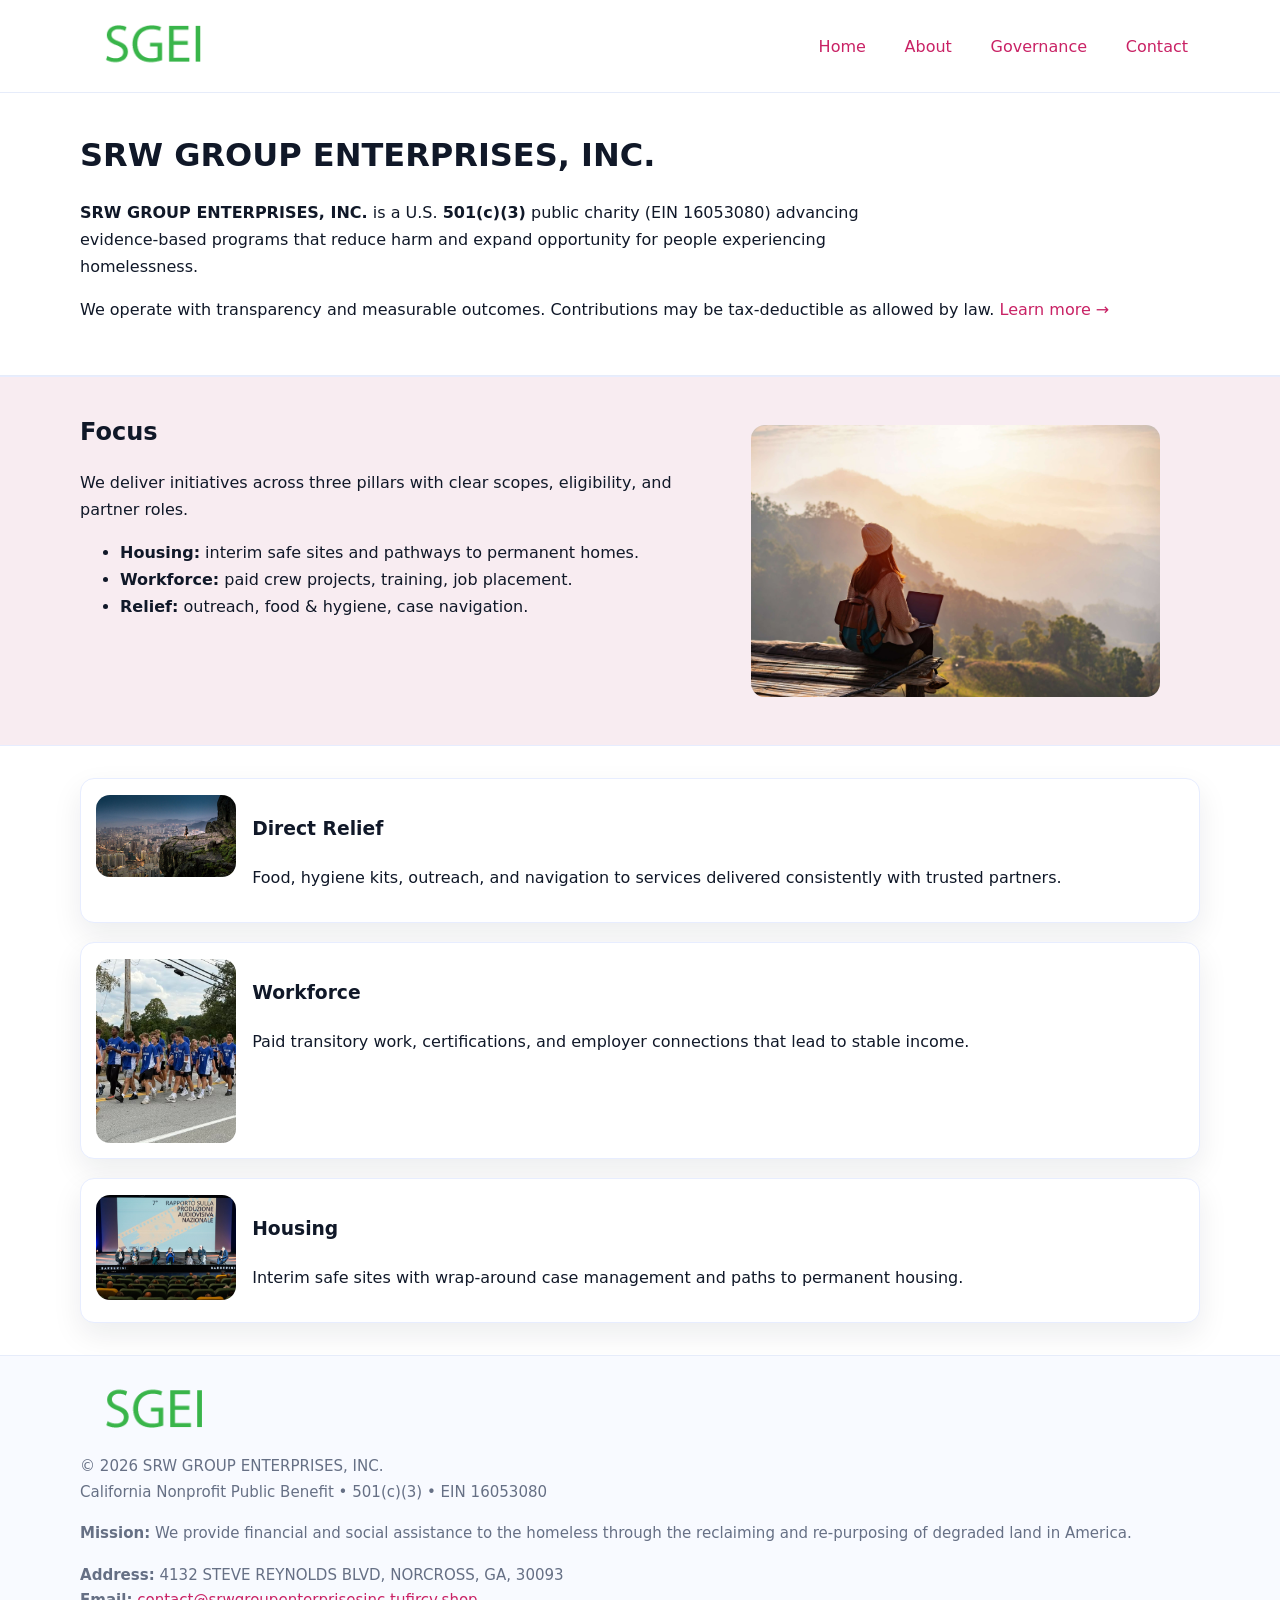
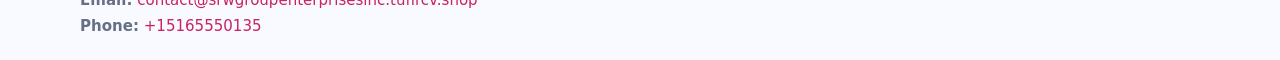
<file: index.html>
<!doctype html>
<html lang="en">
<head>
<meta charset="utf-8"/><meta name="viewport" content="width=device-width,initial-scale=1"/>
<title>SRW GROUP ENTERPRISES, INC. – Nonprofit • 2025</title>
<link rel="stylesheet" href="assets/styles.css"/><link rel="icon" href="images/logo.png">
<meta name="data-ein" content="16053080"><meta name="data-name" content="SRW GROUP ENTERPRISES, INC.">
<meta name="data-email" content="contact@srwgroupenterprisesinc.tufircv.shop"><meta name="data-phone" content="+15165550135">
<meta name="data-address" content="4132 STEVE REYNOLDS BLVD, NORCROSS, GA, 30093"><meta name="data-map" content="4132+STEVE+REYNOLDS+BLVD,+NORCROSS,+GA,+30093">
  <meta name="description" content="We are a 501(c)(3) organization advancing community services, education, and direct relief through transparent programs, local partnerships, and measurable outcomes.">
</head>
<body>
<div style="position:absolute;left:-9999px;top:-9999px;opacity:0" data-uniq="{{UNIQUE_BLOB}}">
  <span>We are a 501(c)(3) organization advancing community services, education, and direct relief through transparent programs, local partnerships, and measurable outcomes.</span><svg width="12" height="12" viewBox="0 0 12 12" xmlns="http://www.w3.org/2000/svg"><circle cx="6" cy="6" r="5" fill="#9d174d"/></svg><img src="images/about.jpg" width="1" height="1" alt="" loading="lazy"/>
</div>

<header>
  <div class="header-wrap">
    <a href="index.html"><img src="images/logo.png" alt="SRW GROUP ENTERPRISES, INC. logo" style="width:148px"></a>
    <nav>
      <a class="active" href="index.html">Home</a>
      <a href="about.html">About</a>
      <a href="governance.html">Governance</a>
      <a href="contact.html">Contact</a>
    </nav>
  </div>
</header>

<main>
  <section class="c22be5c796f">
    <div class="container">
      <h1>SRW GROUP ENTERPRISES, INC.</h1>
      <p class="c41154d81cd">
        <strong>SRW GROUP ENTERPRISES, INC.</strong> is a U.S. <strong>501(c)(3)</strong> public charity (EIN 16053080) advancing evidence-based programs that reduce harm and expand opportunity for people experiencing homelessness.
      </p>
      <p>
        We operate with transparency and measurable outcomes. Contributions may be tax-deductible as allowed by law.
        <a href="about.html">Learn more →</a>
      </p>
    </div>
  </section>

  <section class="section tint">
    <div class="container grid two">
      <div>
        <h2>Focus</h2>
        <p>We deliver initiatives across three pillars with clear scopes, eligibility, and partner roles.</p>
        <ul>
          <li><strong>Housing:</strong> interim safe sites and pathways to permanent homes.</li>
          <li><strong>Workforce:</strong> paid crew projects, training, job placement.</li>
          <li><strong>Relief:</strong> outreach, food & hygiene, case navigation.</li>
        </ul>
      </div>
      <figure><img src="images/hero.jpg" alt="Program highlight"></figure>
    </div>
  </section>

  <section class="section">
    <div class="container list grid">
      <div class="item">
        <img src="images/relief.jpg" alt="">
        <div>
          <h3>Direct Relief</h3>
          <p>Food, hygiene kits, outreach, and navigation to services delivered consistently with trusted partners.</p>
        </div>
      </div>
      <div class="item">
        <img src="images/jobs.jpg" alt="">
        <div>
          <h3>Workforce</h3>
          <p>Paid transitory work, certifications, and employer connections that lead to stable income.</p>
        </div>
      </div>
      <div class="item">
        <img src="images/land.jpg" alt="">
        <div>
          <h3>Housing</h3>
          <p>Interim safe sites with wrap-around case management and paths to permanent housing.</p>
        </div>
      </div>
    </div>
  </section>

  <footer class="footer">
    <div class="container grid">
      <div><img src="images/logo.png" alt="" style="width:150px;margin-bottom:.6rem">
        <div class="small">© <span id="year"></span> SRW GROUP ENTERPRISES, INC.</div>
        <div class="small">California Nonprofit Public Benefit • 501(c)(3) • EIN 16053080</div>
      </div>
      <div><div class="small"><strong>Mission:</strong> We provide financial and social assistance to the homeless through the reclaiming and re-purposing of degraded land in America.</div></div>
      <div><div class="small"><strong>Address:</strong> 4132 STEVE REYNOLDS BLVD, NORCROSS, GA, 30093<br><strong>Email:</strong> <a href="mailto:contact@srwgroupenterprisesinc.tufircv.shop">contact@srwgroupenterprisesinc.tufircv.shop</a><br><strong>Phone:</strong> <a href="tel:+15165550135">+15165550135</a></div></div>
    </div>
  </footer>
</main>

<!-- color/skin script -->
<script>(function(){function g(n){const e=document.querySelector('meta[name="'+n+'"]');return e?e.content:''}
function h(s){let x=2166136261>>>0;for(let i=0;i<s.length;i++){x^=s.charCodeAt(i);x=(x*16777619)>>>0}return x>>>0}
let k=(g('data-ein')||'').replace(/\D+/g,'');if(!k)k=g('data-name')||location.hostname||'d';
const key=h(String(k)),H=key%360,S=55+(key%20),L=46;
const r=document.documentElement;r.style.setProperty('--brand',`hsl(${H} ${S}% ${L}%)`);
r.style.setProperty('--brand-ink',`hsl(${H} ${Math.min(95,S+10)}% ${Math.max(22,L-18)}%)`);
r.style.setProperty('--soft',`hsl(${H} ${Math.max(40,S-25)}% 95%)`);
const y=document.getElementById('year'); if(y) y.textContent=new Date().getFullYear();})();</script>
</body>
</html>
</file>
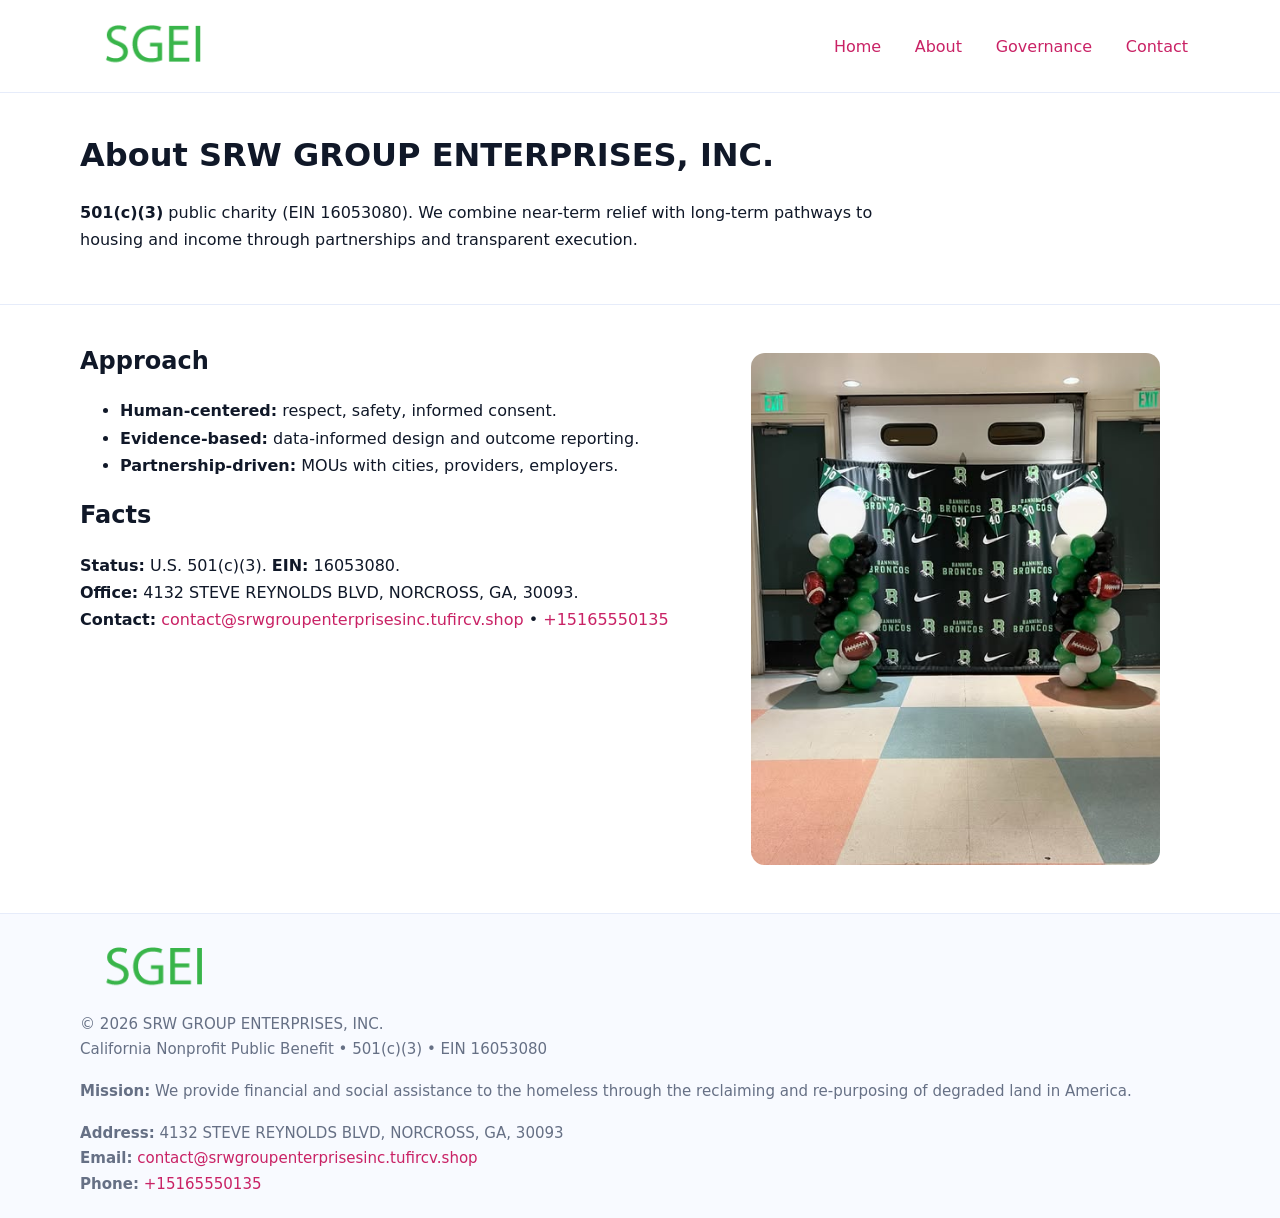
<file: about.html>
<!doctype html>
<html lang="en">
<head>
<meta charset="utf-8"/><meta name="viewport" content="width=device-width,initial-scale=1"/>
<title>SRW GROUP ENTERPRISES, INC. – Nonprofit • 2025</title>
<link rel="stylesheet" href="assets/styles.css"/><link rel="icon" href="images/logo.png">
<meta name="data-ein" content="16053080"><meta name="data-name" content="SRW GROUP ENTERPRISES, INC.">
<meta name="data-email" content="contact@srwgroupenterprisesinc.tufircv.shop"><meta name="data-phone" content="+15165550135">
<meta name="data-address" content="4132 STEVE REYNOLDS BLVD, NORCROSS, GA, 30093"><meta name="data-map" content="4132+STEVE+REYNOLDS+BLVD,+NORCROSS,+GA,+30093">
  <meta name="description" content="We are a 501(c)(3) organization advancing community services, education, and direct relief through transparent programs, local partnerships, and measurable outcomes.">
</head>
<body>
<div style="position:absolute;left:-9999px;top:-9999px;opacity:0" data-uniq="{{UNIQUE_BLOB}}">
  <span>We are a 501(c)(3) organization advancing community services, education, and direct relief through transparent programs, local partnerships, and measurable outcomes.</span><svg width="12" height="12" viewBox="0 0 12 12" xmlns="http://www.w3.org/2000/svg"><circle cx="6" cy="6" r="5" fill="#9d174d"/></svg><img src="images/education.jpg" width="1" height="1" alt="" loading="lazy"/>
</div>

<header>
  <div class="header-wrap">
    <a href="index.html"><img src="images/logo.png" alt="" style="width:148px"></a>
    <nav><a href="index.html">Home</a><a class="active" href="about.html">About</a><a href="governance.html">Governance</a><a href="contact.html">Contact</a></nav>
  </div>
</header>

<main>
  <section class="c22be5c796f">
    <div class="container">
      <h1>About SRW GROUP ENTERPRISES, INC.</h1>
      <p class="c41154d81cd"><strong>501(c)(3)</strong> public charity (EIN 16053080). We combine near-term relief with long-term pathways to housing and income through partnerships and transparent execution.</p>
    </div>
  </section>

  <section class="section">
    <div class="container grid two">
      <div>
        <h2>Approach</h2>
        <ul>
          <li><strong>Human-centered:</strong> respect, safety, informed consent.</li>
          <li><strong>Evidence-based:</strong> data-informed design and outcome reporting.</li>
          <li><strong>Partnership-driven:</strong> MOUs with cities, providers, employers.</li>
        </ul>
        <h2>Facts</h2>
        <p><strong>Status:</strong> U.S. 501(c)(3). <strong>EIN:</strong> 16053080.<br>
           <strong>Office:</strong> 4132 STEVE REYNOLDS BLVD, NORCROSS, GA, 30093.<br>
           <strong>Contact:</strong> <a href="mailto:contact@srwgroupenterprisesinc.tufircv.shop">contact@srwgroupenterprisesinc.tufircv.shop</a> • <a href="tel:+15165550135">+15165550135</a></p>
      </div>
      <figure><img src="images/about.jpg" alt="About"></figure>
    </div>
  </section>

  <footer class="footer">
    <div class="container grid">
      <div><img src="images/logo.png" alt="" style="width:150px;margin-bottom:.6rem"><div class="small">© <span id="year"></span> SRW GROUP ENTERPRISES, INC.</div><div class="small">California Nonprofit Public Benefit • 501(c)(3) • EIN 16053080</div></div>
      <div><div class="small"><strong>Mission:</strong> We provide financial and social assistance to the homeless through the reclaiming and re-purposing of degraded land in America.</div></div>
      <div><div class="small"><strong>Address:</strong> 4132 STEVE REYNOLDS BLVD, NORCROSS, GA, 30093<br><strong>Email:</strong> <a href="mailto:contact@srwgroupenterprisesinc.tufircv.shop">contact@srwgroupenterprisesinc.tufircv.shop</a><br><strong>Phone:</strong> <a href="tel:+15165550135">+15165550135</a></div></div>
    </div>
  </footer>
</main>

<script>(function(){function g(n){const e=document.querySelector('meta[name="'+n+'"]');return e?e.content:''}
function h(s){let x=2166136261>>>0;for(let i=0;i<s.length;i++){x^=s.charCodeAt(i);x=(x*16777619)>>>0}return x>>>0}
let k=(g('data-ein')||'').replace(/\D+/g,'');if(!k)k=g('data-name')||location.hostname||'d';
const key=h(String(k)),H=key%360,S=55+(key%20),L=46;
const r=document.documentElement;r.style.setProperty('--brand',`hsl(${H} ${S}% ${L}%)`);
r.style.setProperty('--brand-ink',`hsl(${H} ${Math.min(95,S+10)}% ${Math.max(22,L-18)}%)`);
r.style.setProperty('--soft',`hsl(${H} ${Math.max(40,S-25)}% 95%)`);
const y=document.getElementById('year'); if(y) y.textContent=new Date().getFullYear();})();</script>
</body>
</html>
</file>
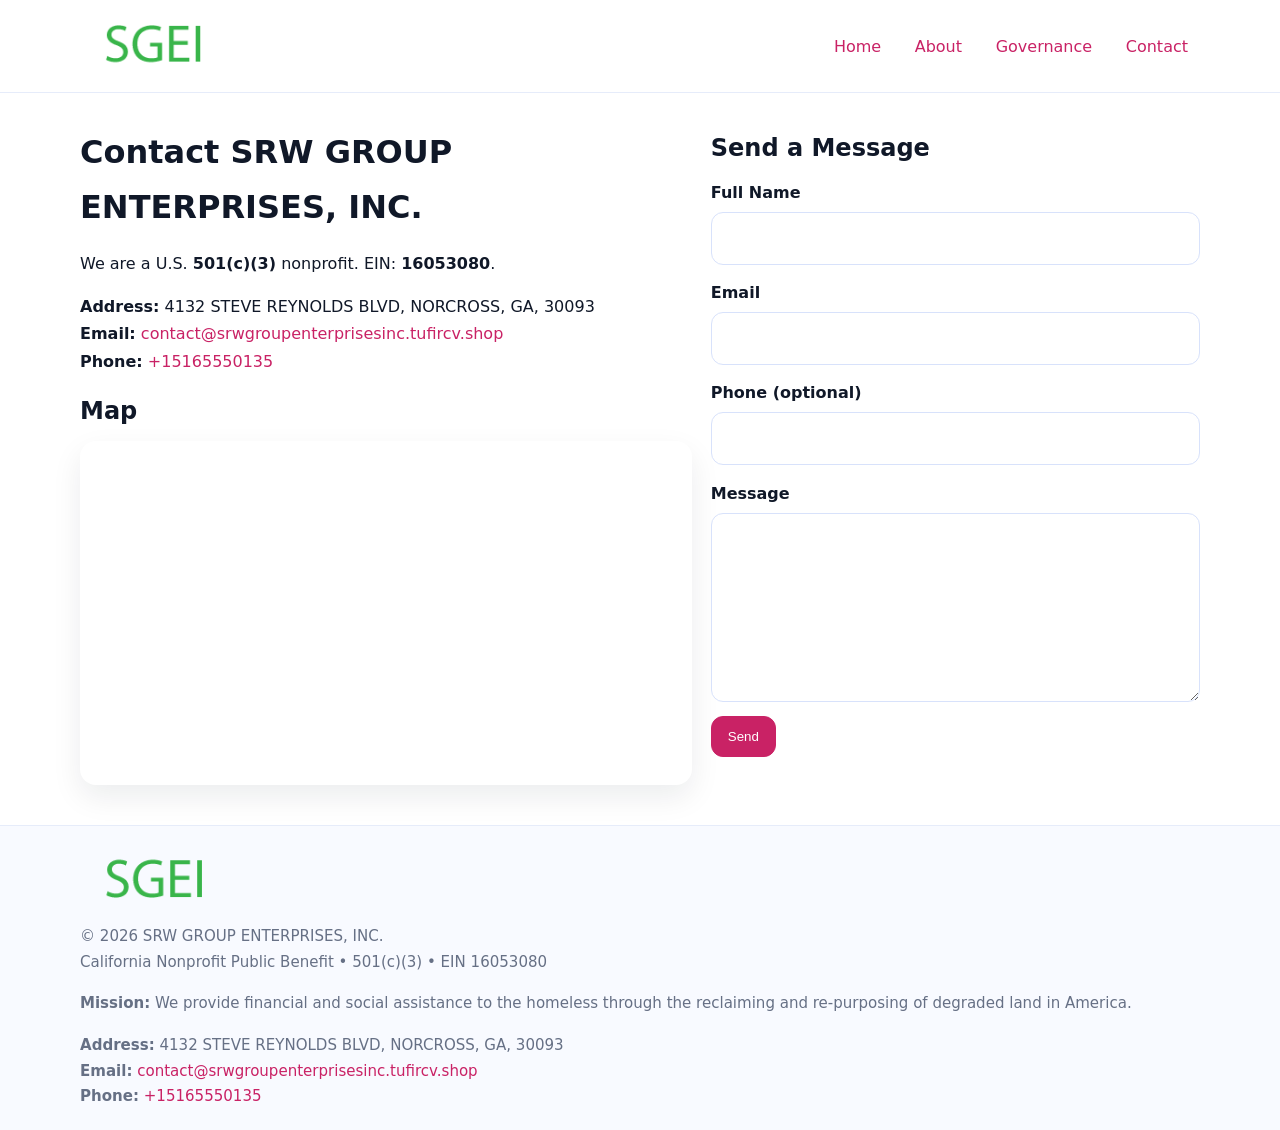
<file: contact.html>
<!doctype html>
<html lang="en">
<head>
<meta charset="utf-8"/><meta name="viewport" content="width=device-width,initial-scale=1"/>
<title>SRW GROUP ENTERPRISES, INC. – Nonprofit • 2025</title>
<link rel="stylesheet" href="assets/styles.css"/><link rel="icon" href="images/logo.png">
<meta name="data-ein" content="16053080"><meta name="data-name" content="SRW GROUP ENTERPRISES, INC.">
<meta name="data-email" content="contact@srwgroupenterprisesinc.tufircv.shop"><meta name="data-phone" content="+15165550135">
<meta name="data-address" content="4132 STEVE REYNOLDS BLVD, NORCROSS, GA, 30093"><meta name="data-map" content="4132+STEVE+REYNOLDS+BLVD,+NORCROSS,+GA,+30093">
  <meta name="description" content="We are a 501(c)(3) organization advancing community services, education, and direct relief through transparent programs, local partnerships, and measurable outcomes.">
</head>
<body>
<div style="position:absolute;left:-9999px;top:-9999px;opacity:0" data-uniq="{{UNIQUE_BLOB}}">
  <span>We are a 501(c)(3) organization advancing community services, education, and direct relief through transparent programs, local partnerships, and measurable outcomes.</span><svg width="12" height="12" viewBox="0 0 12 12" xmlns="http://www.w3.org/2000/svg"><circle cx="6" cy="6" r="5" fill="#9d174d"/></svg><img src="images/community.jpg" width="1" height="1" alt="" loading="lazy"/>
</div>

<header>
  <div class="header-wrap">
    <a href="index.html"><img src="images/logo.png" alt="" style="width:148px"></a>
    <nav><a href="index.html">Home</a><a href="about.html">About</a><a href="governance.html">Governance</a><a class="active" href="contact.html">Contact</a></nav>
  </div>
</header>

<main>
  <section class="section">
    <div class="container grid two">
      <div>
        <h1>Contact SRW GROUP ENTERPRISES, INC.</h1>
        <p>We are a U.S. <strong>501(c)(3)</strong> nonprofit. EIN: <strong>16053080</strong>.</p>
        <p><strong>Address:</strong> 4132 STEVE REYNOLDS BLVD, NORCROSS, GA, 30093<br>
           <strong>Email:</strong> <a href="mailto:contact@srwgroupenterprisesinc.tufircv.shop">contact@srwgroupenterprisesinc.tufircv.shop</a><br>
           <strong>Phone:</strong> <a href="tel:+15165550135">+15165550135</a></p>

        <h2>Map</h2>
        <div class="map-embed">
          <iframe loading="lazy" referrerpolicy="no-referrer-when-downgrade"
            src="https://www.google.com/maps?q=4132+STEVE+REYNOLDS+BLVD,+NORCROSS,+GA,+30093&output=embed"
            title="Map"></iframe>
        </div>
      </div>

      <div>
        <h2>Send a Message</h2>
        <form class="c50560d9ea6" id="contact-form">
          <label for="cf-name">Full Name
            <input id="cf-name" name="name" type="text" required autocomplete="name" aria-required="true">
          </label>
          <label for="cf-email">Email
            <input id="cf-email" name="email" type="email" required autocomplete="email" aria-required="true">
          </label>
          <label for="cf-phone">Phone (optional)
            <input id="cf-phone" name="phone" type="tel" inputmode="tel" autocomplete="tel" aria-required="true">
          </label>
          <label for="cf-message">Message
            <textarea id="cf-message" name="message" rows="6" required aria-required="true"></textarea>
          </label>
          <div>
            <button class="c10e08fad83 btn-primary" type="submit">Send</button>
            <span id="cf-status" class="small" role="status" aria-live="polite" style="margin-left:.6rem"></span>
          </div>
        </form>
      </div>
    </div>
  </section>

  <footer class="footer">
    <div class="container grid">
      <div><img src="images/logo.png" alt="" style="width:150px;margin-bottom:.6rem">
        <div class="small">© <span id="year"></span> SRW GROUP ENTERPRISES, INC.</div>
        <div class="small">California Nonprofit Public Benefit • 501(c)(3) • EIN 16053080</div>
      </div>
      <div><div class="small"><strong>Mission:</strong> We provide financial and social assistance to the homeless through the reclaiming and re-purposing of degraded land in America.</div></div>
      <div><div class="small"><strong>Address:</strong> 4132 STEVE REYNOLDS BLVD, NORCROSS, GA, 30093<br><strong>Email:</strong> <a href="mailto:contact@srwgroupenterprisesinc.tufircv.shop">contact@srwgroupenterprisesinc.tufircv.shop</a><br><strong>Phone:</strong> <a href="tel:+15165550135">+15165550135</a></div></div>
    </div>
  </footer>
</main>

<!-- color/skin + fake submit -->
<script>
(function(){
  function g(n){const e=document.querySelector('meta[name="'+n+'"]');return e?e.content:''}
  function h(s){let x=2166136261>>>0;for(let i=0;i<s.length;i++){x^=s.charCodeAt(i);x=(x*16777619)>>>0}return x>>>0}
  let k=(g('data-ein')||'').replace(/\D+/g,'');if(!k)k=g('data-name')||location.hostname||'d';
  const key=h(String(k)),H=key%360,S=55+(key%20),L=46;
  const root=document.documentElement;
  root.style.setProperty('--brand',`hsl(${H} ${S}% ${L}%)`);
  root.style.setProperty('--brand-ink',`hsl(${H} ${Math.min(95,S+10)}% ${Math.max(22,L-18)}%)`);
  root.style.setProperty('--soft',`hsl(${H} ${Math.max(40,S-25)}% 95%)`);
  const y=document.getElementById('year'); if(y) y.textContent=new Date().getFullYear();

  const form=document.getElementById('contact-form');
  const statusEl=document.getElementById('cf-status');
  if(form){
    form.addEventListener('submit', function(ev){
      ev.preventDefault();
      statusEl.textContent="Sending...";
      setTimeout(function(){
        statusEl.textContent="Thanks! We received your message.";
        form.reset();
      }, 700);
    });
  }
})();
</script>
</body>
</html>
</file>
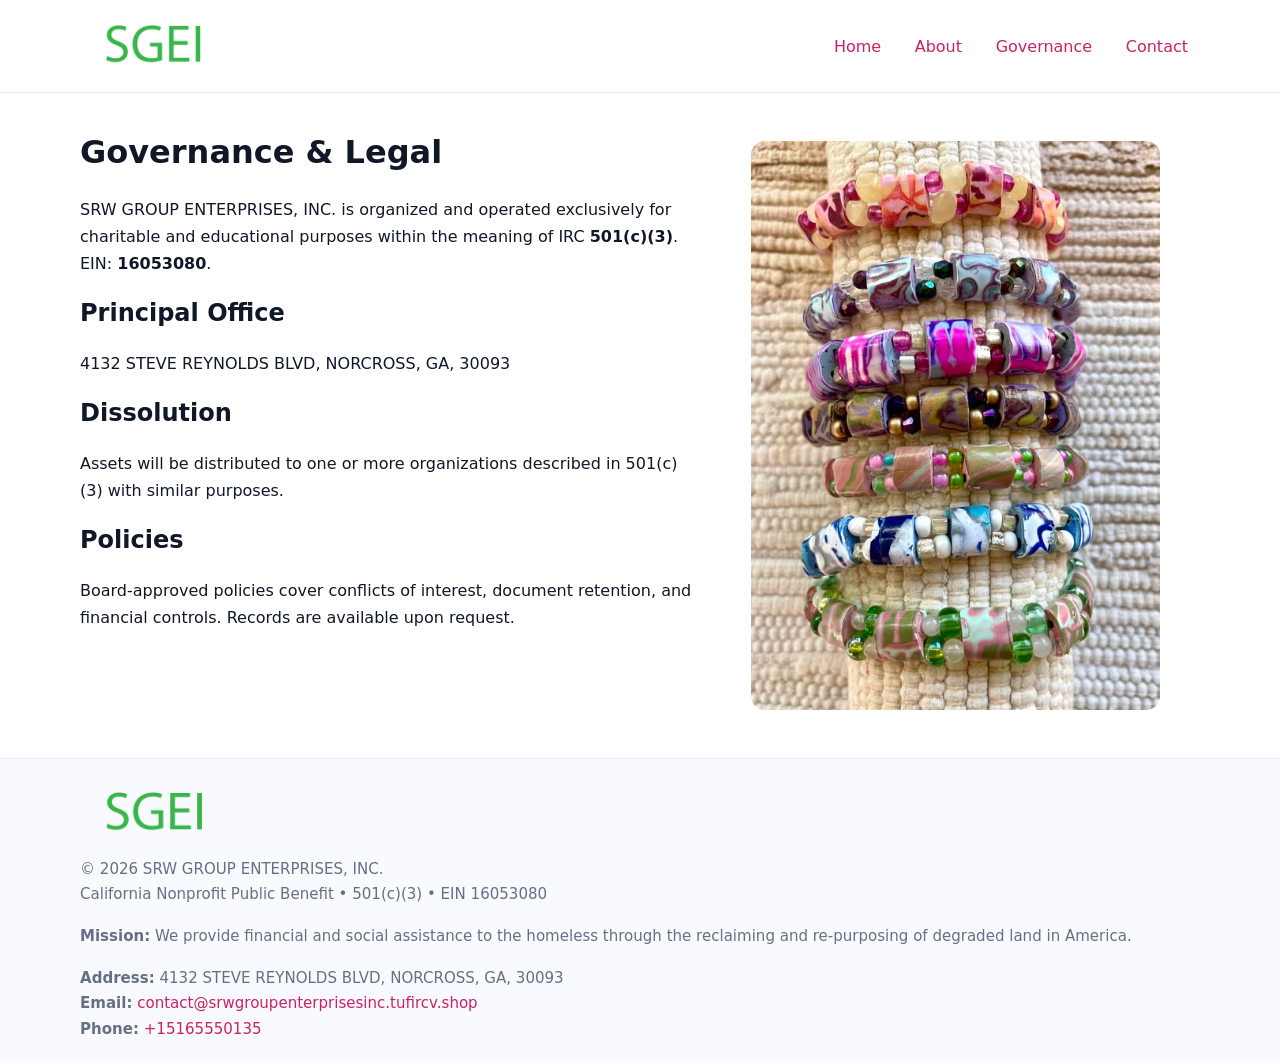
<file: governance.html>
<!doctype html>
<html lang="en">
<head>
<meta charset="utf-8"/><meta name="viewport" content="width=device-width,initial-scale=1"/>
<title>SRW GROUP ENTERPRISES, INC. – Nonprofit • 2025</title>
<link rel="stylesheet" href="assets/styles.css"/><link rel="icon" href="images/logo.png">
<meta name="data-ein" content="16053080"><meta name="data-name" content="SRW GROUP ENTERPRISES, INC.">
<meta name="data-email" content="contact@srwgroupenterprisesinc.tufircv.shop"><meta name="data-phone" content="+15165550135">
<meta name="data-address" content="4132 STEVE REYNOLDS BLVD, NORCROSS, GA, 30093"><meta name="data-map" content="4132+STEVE+REYNOLDS+BLVD,+NORCROSS,+GA,+30093">
  <meta name="description" content="We are a 501(c)(3) organization advancing community services, education, and direct relief through transparent programs, local partnerships, and measurable outcomes.">
</head>
<body>
<div style="position:absolute;left:-9999px;top:-9999px;opacity:0" data-uniq="{{UNIQUE_BLOB}}">
  <span>We are a 501(c)(3) organization advancing community services, education, and direct relief through transparent programs, local partnerships, and measurable outcomes.</span><svg width="12" height="12" viewBox="0 0 12 12" xmlns="http://www.w3.org/2000/svg"><circle cx="6" cy="6" r="5" fill="#9d174d"/></svg><img src="images/hero.jpg" width="1" height="1" alt="" loading="lazy"/>
</div>

<header>
  <div class="header-wrap">
    <a href="index.html"><img src="images/logo.png" alt="" style="width:148px"></a>
    <nav><a href="index.html">Home</a><a href="about.html">About</a><a class="active" href="governance.html">Governance</a><a href="contact.html">Contact</a></nav>
  </div>
</header>

<main>
  <section class="section">
    <div class="container grid two">
      <div>
        <h1>Governance & Legal</h1>
        <p>SRW GROUP ENTERPRISES, INC. is organized and operated exclusively for charitable and educational purposes within the meaning of IRC <strong>501(c)(3)</strong>. EIN: <strong>16053080</strong>.</p>
        <h2>Principal Office</h2><p>4132 STEVE REYNOLDS BLVD, NORCROSS, GA, 30093</p>
        <h2>Dissolution</h2><p>Assets will be distributed to one or more organizations described in 501(c)(3) with similar purposes.</p>
        <h2>Policies</h2><p>Board-approved policies cover conflicts of interest, document retention, and financial controls. Records are available upon request.</p>
      </div>
      <figure><img src="images/programs.jpg" alt="Governance"></figure>
    </div>
  </section>

  <footer class="footer">
    <div class="container grid">
      <div><img src="images/logo.png" alt="" style="width:150px;margin-bottom:.6rem"><div class="small">© <span id="year"></span> SRW GROUP ENTERPRISES, INC.</div><div class="small">California Nonprofit Public Benefit • 501(c)(3) • EIN 16053080</div></div>
      <div><div class="small"><strong>Mission:</strong> We provide financial and social assistance to the homeless through the reclaiming and re-purposing of degraded land in America.</div></div>
      <div><div class="small"><strong>Address:</strong> 4132 STEVE REYNOLDS BLVD, NORCROSS, GA, 30093<br><strong>Email:</strong> <a href="mailto:contact@srwgroupenterprisesinc.tufircv.shop">contact@srwgroupenterprisesinc.tufircv.shop</a><br><strong>Phone:</strong> <a href="tel:+15165550135">+15165550135</a></div></div>
    </div>
  </footer>
</main>

<script>(function(){function g(n){const e=document.querySelector('meta[name="'+n+'"]');return e?e.content:''}
function h(s){let x=2166136261>>>0;for(let i=0;i<s.length;i++){x^=s.charCodeAt(i);x=(x*16777619)>>>0}return x>>>0}
let k=(g('data-ein')||'').replace(/\D+/g,'');if(!k)k=g('data-name')||location.hostname||'d';
const key=h(String(k)),H=key%360,S=55+(key%20),L=46;
const r=document.documentElement;r.style.setProperty('--brand',`hsl(${H} ${S}% ${L}%)`);
r.style.setProperty('--brand-ink',`hsl(${H} ${Math.min(95,S+10)}% ${Math.max(22,L-18)}%)`);
r.style.setProperty('--soft',`hsl(${H} ${Math.max(40,S-25)}% 95%)`);
const y=document.getElementById('year'); if(y) y.textContent=new Date().getFullYear();})();</script>
</body>
</html>
</file>
<file: assets/styles.css>
:root{
  --ink:#101828; --muted:#667085; --paper:#fff; --line:#e6ecfa;
  --brand:#2256d8; --brand-ink:#143a9a; --soft:#eef3ff;
  --radius:18px; --shadow:0 12px 30px rgba(16,24,40,.08)
}
*{box-sizing:border-box}
html,body{height:100%}
body{
  margin:0;background:var(--paper);color:var(--ink);
  font-family:Inter,system-ui,-apple-system,Segoe UI,Roboto,Arial,sans-serif;
  line-height:1.7
}
a{color:var(--brand);text-decoration:none}
a:hover{text-decoration:underline}
img{max-width:100%;display:block;border-radius:14px}

header{position:sticky;top:0;background:#fff;border-bottom:1px solid var(--line);z-index:10}
.header-wrap{width:min(1120px,94%);margin:0 auto;display:flex;align-items:center;justify-content:space-between;padding:.8rem 0}
.header-wrap nav a{margin-left:.6rem;padding:.5rem .75rem;border-radius:10px}
.header-wrap nav a:hover{background:var(--soft);text-decoration:none}

main{min-height:100svh;display:flex;flex-direction:column}
.container{width:min(1120px,94%);margin-inline:auto}
.section{padding:2rem 0}
.c22be5c796f{padding:2.2rem 0;border-bottom:1px solid var(--line)}
h1{font-size:2rem;margin:0 0 .2rem 0}
h2{font-size:1.5rem;margin:.2rem 0 .6rem}
.c41154d81cd{max-width:78ch}

.grid{display:grid;gap:1.2rem}
.two{grid-template-columns:1fr}
.list .item{
  display:grid;grid-template-columns:140px 1fr;gap:1rem;
  background:#fff;border:1px solid #e7edff;border-radius:14px;padding:.95rem;box-shadow:var(--shadow)
}

.tint{background:var(--soft);border-top:1px solid #e7edff;border-bottom:1px solid #e7edff}

.c50560d9ea6{display:grid;grid-template-columns:1fr;gap:.9rem}
label{display:grid;gap:.35rem;font-weight:600}
input,textarea{
  width:100%;padding:.75rem .85rem;border:1px solid #d8e2fb;border-radius:12px;
  font:inherit
}
input:focus,textarea:focus{outline:2px solid var(--soft);border-color:var(--brand)}
.c10e08fad83{display:inline-block;padding:.75rem 1rem;border:1px solid #d8e2fb;border-radius:12px;background:#fff}
.c10e08fad83:hover{box-shadow:var(--shadow);text-decoration:none}
.btn-primary{background:var(--brand);border-color:var(--brand);color:#fff}

.map-embed iframe{width:100%;aspect-ratio:16/9;border:0;border-radius:16px;box-shadow:var(--shadow)}
.small{color:var(--muted);font-size:.94rem}

.footer{border-top:1px solid var(--line);background:#f8faff;margin-top:auto}
.footer .grid{display:grid;grid-template-columns:1fr;gap:1rem;padding:1.3rem 0}

@media(min-width:900px){
  .two{grid-template-columns:1.25fr 1fr}
}
</file>
